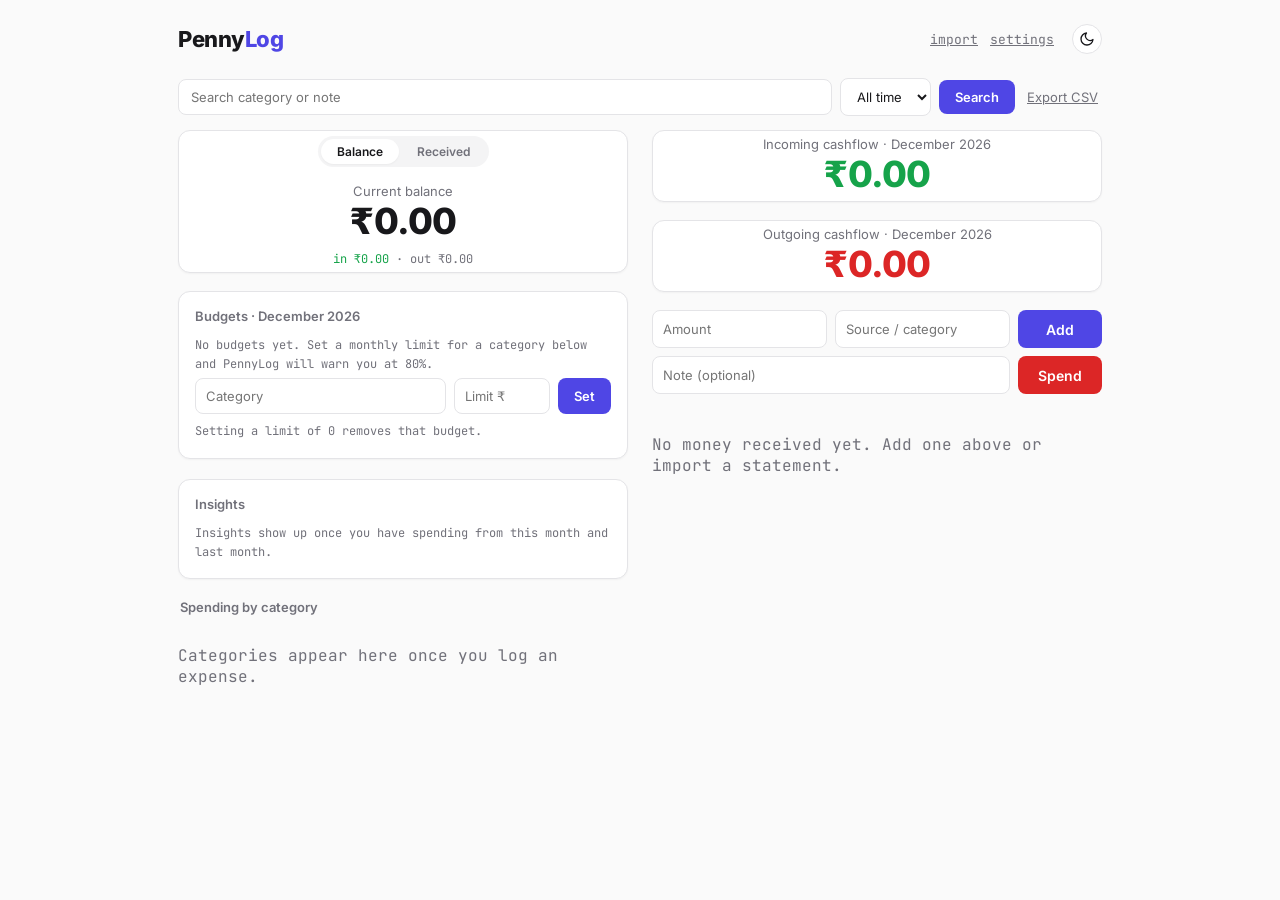
<file: index.html>
<!DOCTYPE html>
<html lang="en">
<head>
  <meta charset="UTF-8" />
  <meta name="viewport" content="width=device-width, initial-scale=1.0, viewport-fit=cover" />
  <meta http-equiv="Content-Security-Policy" content="default-src 'self'; script-src 'self'; style-src 'self' 'unsafe-inline'; img-src 'self' data: blob:; font-src 'self'; connect-src 'self'; object-src 'none'; base-uri 'self'" />
  <meta name="theme-color" content="#4f46e5" />
  <meta name="mobile-web-app-capable" content="yes" />
  <meta name="apple-mobile-web-app-capable" content="yes" />
  <title>PennyLog</title>
  <link rel="manifest" href="manifest.webmanifest" />
  <link rel="icon" href="icon-192.png" />
  <link rel="apple-touch-icon" href="icon-192.png" />
  <link rel="stylesheet" href="main.css" />
  <link rel="stylesheet" href="auth.css" />
  <link rel="stylesheet" href="index.css" />
  <link rel="stylesheet" href="app.css" />
  <script src="theme.js"></script>
</head>
<body>
  <div id="app"></div>
  <div id="toast" role="status" aria-live="polite"></div>
  <noscript><p style="padding:24px">PennyLog needs JavaScript to run.</p></noscript>
  <script src="read-excel-file.min.js"></script>
  <script type="module" src="app.js"></script>
</body>
</html>
</file>
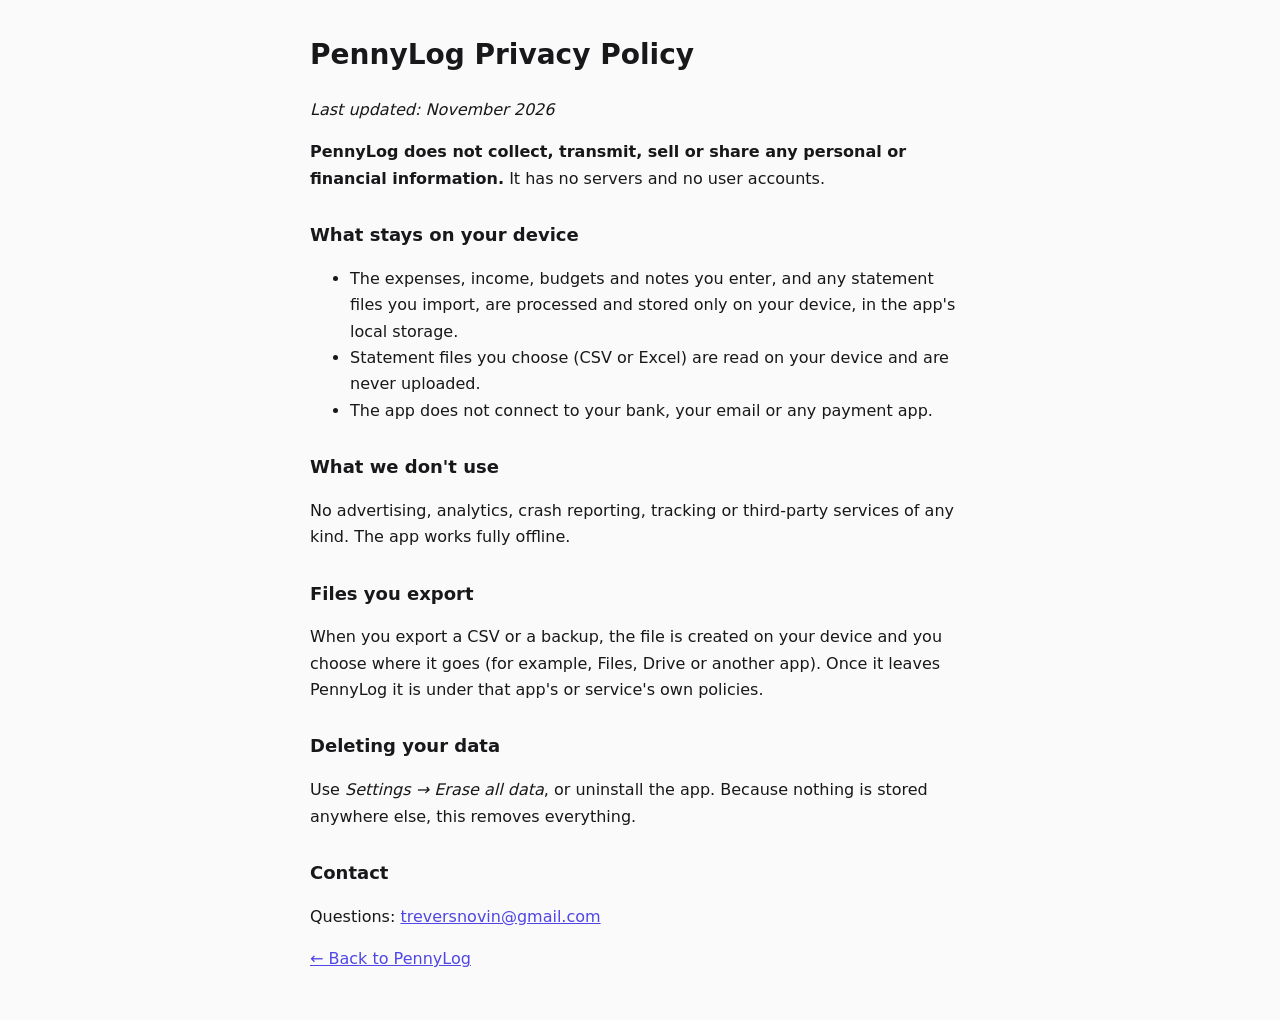
<file: privacy.html>
<!DOCTYPE html>
<html lang="en"><head><meta charset="UTF-8" />
<meta name="viewport" content="width=device-width, initial-scale=1.0" />
<title>PennyLog — Privacy Policy</title>
<link rel="icon" href="icon-192.png" />
<style>
  body{margin:0;background:#fafafa;color:#18181b;font:16px/1.65 system-ui,-apple-system,sans-serif;padding:32px 20px}
  main{max-width:660px;margin:0 auto} h1{font-size:28px;margin-top:0} h2{font-size:18px;margin-top:28px}
  a{color:#4f46e5} @media (prefers-color-scheme:dark){body{background:#0e0e11;color:#f4f4f5}a{color:#818cf8}}
</style></head><body><main>
<h1>PennyLog Privacy Policy</h1>
<p><em>Last updated: November 2026</em></p>
<p><strong>PennyLog does not collect, transmit, sell or share any personal or financial information.</strong>
It has no servers and no user accounts.</p>
<h2>What stays on your device</h2>
<ul>
  <li>The expenses, income, budgets and notes you enter, and any statement files you import, are processed and stored only on your device, in the app's local storage.</li>
  <li>Statement files you choose (CSV or Excel) are read on your device and are never uploaded.</li>
  <li>The app does not connect to your bank, your email or any payment app.</li>
</ul>
<h2>What we don't use</h2>
<p>No advertising, analytics, crash reporting, tracking or third-party services of any kind. The app works fully offline.</p>
<h2>Files you export</h2>
<p>When you export a CSV or a backup, the file is created on your device and you choose where it goes (for example, Files, Drive or another app). Once it leaves PennyLog it is under that app's or service's own policies.</p>
<h2>Deleting your data</h2>
<p>Use <em>Settings → Erase all data</em>, or uninstall the app. Because nothing is stored anywhere else, this removes everything.</p>
<h2>Contact</h2>
<p>Questions: <a href="mailto:treversnovin@gmail.com">treversnovin@gmail.com</a></p>
<p><a href="index.html">&larr; Back to PennyLog</a></p>
</main></body></html>
</file>
<file: main.css>
@font-face{font-family:'Inter';font-weight:400;font-style:normal;font-display:swap;src:url('inter-latin-400-normal.woff2') format('woff2');}
@font-face{font-family:'Inter';font-weight:500;font-style:normal;font-display:swap;src:url('inter-latin-500-normal.woff2') format('woff2');}
@font-face{font-family:'Inter';font-weight:600;font-style:normal;font-display:swap;src:url('inter-latin-600-normal.woff2') format('woff2');}
@font-face{font-family:'Inter';font-weight:700;font-style:normal;font-display:swap;src:url('inter-latin-700-normal.woff2') format('woff2');}
@font-face{font-family:'Inter';font-weight:800;font-style:normal;font-display:swap;src:url('inter-latin-800-normal.woff2') format('woff2');}
@font-face{font-family:'JetBrains Mono';font-weight:400;font-style:normal;font-display:swap;src:url('jetbrains-mono-latin-400-normal.woff2') format('woff2');}
@font-face{font-family:'JetBrains Mono';font-weight:500;font-style:normal;font-display:swap;src:url('jetbrains-mono-latin-500-normal.woff2') format('woff2');}
@font-face{font-family:'JetBrains Mono';font-weight:600;font-style:normal;font-display:swap;src:url('jetbrains-mono-latin-600-normal.woff2') format('woff2');}

:root {
  /* --- design tokens — see references/design-system.md --- */
  --bg: #fafafa;              /* page background */
  --surface: #ffffff;         /* card/panel background */
  --surface-raised: #f4f4f5;  /* inputs, hover states, anything "on top of" a surface */
  --border: #e4e4e7;          /* borders, dividers */
  --accent: #4f46e5;          /* primary accent — buttons, links, focus rings */
  --accent-hover: #4338ca;    /* accent's hover/pressed state */
  --danger: #dc2626;          /* errors, destructive actions */
  --success: #16a34a;         /* confirmations, positive status */
  --info: #2563eb;            /* secondary status color */
  --text: #18181b;            /* primary text */
  --text-muted: #71717a;      /* secondary/muted text */

  /* One font family for everything — weight does the work of telling
     headings from body text apart, instead of mixing font families. */
  --font-sans: 'Inter', system-ui, -apple-system, sans-serif;
  --font-mono: 'JetBrains Mono', 'SFMono-Regular', Consolas, monospace;

  --radius: 12px;
  --shadow-sm: 0 1px 2px rgba(0, 0, 0, 0.04);
  --shadow-md: 0 4px 20px rgba(0, 0, 0, 0.06);
}

/* Dark theme: same tokens, new values. Everything that uses var(--…) follows. */
:root[data-theme="dark"] {
  --bg: #0e0e11;
  --surface: #18181c;
  --surface-raised: #232329;
  --border: #2e2e36;
  --accent: #6366f1;
  --accent-hover: #818cf8;
  --danger: #f87171;
  --success: #4ade80;
  --info: #60a5fa;
  --text: #f4f4f5;
  --text-muted: #a1a1aa;
  --shadow-sm: 0 1px 2px rgba(0, 0, 0, 0.4);
  --shadow-md: 0 4px 20px rgba(0, 0, 0, 0.5);
  color-scheme: dark;
}

* { box-sizing: border-box; }

html, body {
  margin: 0;
  padding: 0;
  height: 100%;
  background: var(--bg);
  color: var(--text);
  font-family: var(--font-sans);
  -webkit-font-smoothing: antialiased;
}

button {
  font-family: var(--font-sans);
  cursor: pointer;
  border: none;
}

button:focus-visible,
a:focus-visible {
  outline: 2px solid var(--accent);
  outline-offset: 2px;
}

.mono { font-family: var(--font-mono); }

::selection { background: var(--accent); color: #ffffff; }
</file>
<file: auth.css>
.auth-screen {
  width: 100vw;
  height: 100vh;
  display: flex;
  align-items: center;
  justify-content: center;
  background: var(--bg);
}

.auth-card {
  width: 380px;
  max-width: 90vw;
  background: var(--surface);
  border: 1px solid var(--border);
  border-radius: 16px;
  padding: 40px 32px;
  text-align: center;
  box-shadow: var(--shadow-md);
}

.auth-card .brand {
  font-weight: 800;
  font-size: 28px;
  letter-spacing: -0.02em;
  color: var(--text);
  margin-bottom: 6px;
}
.auth-card .brand span { color: var(--accent); }

.auth-tagline {
  font-size: 14px;
  color: var(--text-muted);
  margin-bottom: 28px;
}

.auth-field {
  text-align: left;
  margin-bottom: 16px;
}
.auth-field label {
  display: block;
  font-size: 13px;
  font-weight: 500;
  color: var(--text-muted);
  margin-bottom: 6px;
}
.auth-field input {
  width: 100%;
  padding: 10px 14px;
  border-radius: 8px;
  border: 1px solid var(--border);
  background: var(--surface);
  color: var(--text);
  font-family: var(--font-sans);
  font-size: 14px;
  transition: border-color .15s ease, box-shadow .15s ease;
}
.auth-field input:focus {
  outline: none;
  border-color: var(--accent);
  box-shadow: 0 0 0 3px rgba(79, 70, 229, 0.12);
}

.auth-error {
  font-size: 13px;
  color: var(--danger);
  background: rgba(220, 38, 38, 0.06);
  border: 1px solid rgba(220, 38, 38, 0.2);
  border-radius: 8px;
  padding: 10px 12px;
  margin-bottom: 18px;
  text-align: left;
}

.auth-submit {
  display: block;
  width: 100%;
  font-weight: 600;
  font-size: 15px;
  color: #ffffff;
  background: var(--accent);
  padding: 11px 0;
  border-radius: 8px;
  text-decoration: none;
  text-align: center;
  cursor: pointer;
  transition: background .15s ease, transform .1s ease;
}
.auth-submit:hover { background: var(--accent-hover); }
.auth-submit:active { transform: scale(0.98); }

.auth-submit.secondary {
  color: var(--text);
  background: var(--surface);
  border: 1px solid var(--border);
}
.auth-submit.secondary:hover { background: var(--surface-raised); }

.auth-links {
  margin-top: 20px;
  font-size: 13px;
  color: var(--text-muted);
}
.auth-links a { color: var(--accent); text-decoration: none; font-weight: 500; }
.auth-links a:hover { text-decoration: underline; }

.auth-btn-row {
  display: flex;
  flex-direction: column;
  gap: 10px;
  margin-top: 4px;
}
</file>
<file: index.css>
.page {
  max-width: 480px;
  margin: 0 auto;
  padding: 24px 18px;
}

.topbar {
  display: flex;
  justify-content: space-between;
  align-items: center;
  margin-bottom: 24px;
}
.topbar .brand {
  font-weight: 800;
  font-size: 22px;
  letter-spacing: -0.02em;
}
.topbar .brand span { color: var(--accent); }

.theme-toggle {
  display: inline-flex;
  align-items: center;
  justify-content: center;
  width: 30px;
  height: 30px;
  margin-left: 6px;
  vertical-align: middle;
  border-radius: 50%;
  background: var(--surface);
  border: 1px solid var(--border);
  color: var(--text);
}
.theme-toggle:hover { background: var(--surface-raised); }
.theme-toggle .icon-sun { display: none; }
:root[data-theme="dark"] .theme-toggle .icon-sun { display: block; }
:root[data-theme="dark"] .theme-toggle .icon-moon { display: none; }

.total-card {
  background: var(--surface);
  border: 1px solid var(--border);
  border-radius: var(--radius);
  padding: 5px;
  text-align: center;
  margin-bottom: 18px;
  box-shadow: var(--shadow-sm);
}
.total-label {
  font-size: 13px;
  color: var(--text-muted);
  margin-bottom: 0px;
}
.total-amount {
  font-weight: 800;
  font-size: 36px;
  letter-spacing: -0.02em;
  color: var(--accent);
}

.add-form {
  display: flex;
  gap: 8px;
  margin-bottom: 20px;
}
.add-form input {
  flex: 1;
  padding: 10px 12px;
  border-radius: 8px;
  border: 1px solid var(--border);
  background: var(--surface);
  color: var(--text);
  font-family: var(--font-sans);
  font-size: 13px;
  min-width: 0;
}
.add-form input:focus {
  outline: none;
  border-color: var(--accent);
  box-shadow: 0 0 0 3px rgba(79, 70, 229, 0.12);
}
.add-form button {
  background: var(--accent);
  color: #ffffff;
  font-weight: 600;
  font-size: 14px;
  border-radius: 8px;
  padding: 0 18px;
  transition: background .15s ease;
}
.add-form button:hover { background: var(--accent-hover); }

.expense-row {
  display: flex;
  align-items: center;
  gap: 10px;
  background: var(--surface);
  border: 1px solid var(--border);
  border-radius: 10px;
  padding: 12px 14px;
  margin-bottom: 8px;
}
.expense-row { position: relative; cursor: pointer; }
.expense-row.is-selected { border-color: var(--accent); }

/* Delete button: a small badge on the row's top-right corner, only shown
   once the row is selected. */
.row-del { display: none; margin: 0; }
.expense-row.is-selected .row-del { display: block; }
.row-del button {
  position: absolute;
  top: -9px;
  right: -9px;
  width: 20px;
  height: 20px;
  padding: 0;
  border-radius: 50%;
  background: var(--danger);
  color: #ffffff;
  font-size: 14px;
  line-height: 1;
  box-shadow: var(--shadow-sm);
}
.row-del button:hover { filter: brightness(0.9); }
.expense-category { font-weight: 600; }
.expense-note { flex: 1; min-width: 0; overflow-wrap: anywhere; color: var(--text-muted); font-size: 12px; }
.expense-amount { font-family: var(--font-mono); color: var(--text); }

.back-link {
  display: inline-block;
  font-size: 13px;
  color: var(--text-muted);
  text-decoration: none;
  margin-bottom: 16px;
}
.back-link:hover { color: var(--text); }

.import-result {
  font-size: 13px;
  color: var(--success);
  background: rgba(22, 163, 74, 0.06);
  border: 1px solid rgba(22, 163, 74, 0.2);
  border-radius: 8px;
  padding: 10px 12px;
  margin-bottom: 16px;
}

.import-form {
  display: flex;
  gap: 8px;
  align-items: center;
}
.import-form input[type="file"] {
  flex: 1;
  font-family: var(--font-sans);
  font-size: 13px;
  color: var(--text-muted);
}
.import-form button {
  background: var(--accent);
  color: #ffffff;
  font-weight: 600;
  font-size: 14px;
  border-radius: 8px;
  padding: 9px 18px;
  transition: background .15s ease;
}
.import-form button:hover { background: var(--accent-hover); }


/* =====================================================================
   Dashboard layout (index page only)
   Column 1 is the original 480px page, untouched; the new features sit to
   its right. --wide is a modifier so import/connect pages, which share
   this stylesheet, keep their narrow 480px width.
   ===================================================================== */
.page--wide { max-width: 960px; }

.dashboard {
  display: grid;
  grid-template-columns: minmax(0, 1fr) minmax(0, 1fr);
  gap: 24px;
  align-items: start;
}
.col { min-width: 0; }

@media (max-width: 720px) {
  .dashboard { grid-template-columns: minmax(0, 1fr); gap: 0; }
  .page--wide { max-width: 480px; }
}

/* ---- semantic number colours (success/danger are for status, per the design system) ---- */
.is-income { color: var(--success); }
.is-negative { color: var(--danger); }
.is-ink { color: var(--text); }
.is-in { color: var(--success); }

.flow-sub {
  margin-top: 8px;
  font-size: 12px;
  color: var(--text-muted);
}
.flow-sub .is-in { color: var(--success); }

/* ---- Balance | Received segmented control (radio-driven, no JS) ---- */
.summary-card > input[type="radio"] {
  position: absolute;
  opacity: 0;
  pointer-events: none;
}
.summary-card { position: relative; }
.seg {
  display: inline-flex;
  gap: 2px;
  padding: 3px;
  margin-bottom: 16px;
  background: var(--surface-raised);
  border-radius: 999px;
}
.seg label {
  font-size: 12px;
  font-weight: 600;
  color: var(--text-muted);
  padding: 5px 16px;
  border-radius: 999px;
  cursor: pointer;
  user-select: none;
  transition: background .15s ease, color .15s ease;
}
.seg label:hover { color: var(--text); }
#view-balance:checked ~ .seg label[for="view-balance"],
#view-received:checked ~ .seg label[for="view-received"] {
  background: var(--surface);
  color: var(--text);
  box-shadow: var(--shadow-sm);
}
#view-balance:focus-visible ~ .seg label[for="view-balance"],
#view-received:focus-visible ~ .seg label[for="view-received"] {
  outline: 2px solid var(--accent);
  outline-offset: 2px;
}
#view-balance:checked ~ .view-received,
#view-received:checked ~ .view-balance { display: none; }

/* ---- section labels ---- */
.section-label {
  font-size: 13px;
  font-weight: 600;
  color: var(--text-muted);
  margin: 0 2px 10px;
}

/* ---- category tabs: native <details>, so keyboard + screen-reader support is free ---- */
.cat-tab {
  background: var(--surface);
  border: 1px solid var(--border);
  border-radius: 10px;
  margin-bottom: 8px;
}
.cat-tab > summary {
  display: flex;
  flex-wrap: wrap;
  align-items: center;
  gap: 6px 10px;
  padding: 12px 14px;
  border-radius: 10px;
  cursor: pointer;
  list-style: none;
}
.cat-tab > summary::-webkit-details-marker { display: none; }
.cat-tab > summary:hover { background: var(--surface-raised); }
.cat-tab > summary:focus-visible { outline: 2px solid var(--accent); outline-offset: 2px; }

.cat-chev {
  flex: none;
  width: 7px;
  height: 7px;
  margin-right: 2px;
  border-right: 2px solid var(--text-muted);
  border-bottom: 2px solid var(--text-muted);
  transform: rotate(-45deg);
  transition: transform .15s ease;
}
.cat-tab[open] .cat-chev { transform: rotate(45deg); }

.cat-name { font-weight: 600; }
.cat-count {
  font-size: 11px;
  color: var(--text-muted);
  background: var(--surface-raised);
  border-radius: 999px;
  padding: 2px 8px;
}
.cat-total { margin-left: auto; color: var(--text); }

.cat-share {
  flex: 0 0 100%;
  height: 3px;
  background: var(--surface-raised);
  border-radius: 2px;
  overflow: hidden;
}
.cat-share > span {
  display: block;
  height: 100%;
  background: var(--accent);
  border-radius: 2px;
}

/* Opened tab: the rows inside are the ordinary .expense-row, as in column 1 */
.cat-body { padding: 2px 10px 2px; }
.cat-body .expense-row { background: var(--bg); }

/* ---- incoming column ---- */
/* Amount | Source on row 1, Note on row 2, and two stacked buttons on the
   right: Add (money received) above Spend (expense). */
.add-form--wrap {
  display: grid;
  grid-template-columns: minmax(0, 1fr) minmax(0, 1fr) 84px;
}
.add-form--wrap input.grow { grid-column: 1 / 3; }
.add-form--wrap input { padding-left: 10px; padding-right: 10px; }
.add-form--wrap button.add-btn,
.add-form--wrap button.spend-btn {
  grid-column: 3;
  padding: 0;
  font-size: 14px;
  font-weight: 600;
  border-radius: 8px;
  color: #ffffff;
  transition: filter .15s ease, background .15s ease;
}
.add-form--wrap button.add-btn   { grid-row: 1; background: var(--accent); }
.add-form--wrap button.spend-btn { grid-row: 2; background: var(--danger); }
.add-form--wrap button.add-btn:hover   { background: var(--accent-hover); }
.add-form--wrap button.spend-btn:hover { filter: brightness(0.9); }

.month-head {
  display: flex;
  justify-content: space-between;
  font-size: 12px;
  color: var(--text-muted);
  margin: 18px 2px 8px;
}
.col--incoming .expense-list > .month-head:first-child { margin-top: 0; }
.expense-amount.is-in { color: var(--success); }


/* =====================================================================
   Edit button on a selected row (sits left of the delete x)
   ===================================================================== */
.row-edit {
  display: none;
  position: absolute;
  top: -9px;
  right: 16px;
  width: 20px;
  height: 20px;
  border-radius: 50%;
  background: var(--accent);
  color: #ffffff;
  align-items: center;
  justify-content: center;
  box-shadow: var(--shadow-sm);
}
.expense-row.is-selected .row-edit { display: flex; }
.row-edit:hover { background: var(--accent-hover); }

/* =====================================================================
   Search / month filter bar
   ===================================================================== */
.filter-bar {
  display: flex;
  flex-wrap: wrap;
  align-items: center;
  gap: 8px;
  margin-bottom: 14px;
}
.filter-bar input[type="search"],
.filter-bar select {
  padding: 9px 12px;
  border-radius: 8px;
  border: 1px solid var(--border);
  background: var(--surface);
  color: var(--text);
  font-family: var(--font-sans);
  font-size: 13px;
  min-width: 0;
}
.filter-bar input[type="search"] { flex: 1 1 200px; }
.filter-bar input:focus,
.filter-bar select:focus {
  outline: none;
  border-color: var(--accent);
  box-shadow: 0 0 0 3px rgba(79, 70, 229, 0.12);
}
.filter-bar button {
  background: var(--accent);
  color: #ffffff;
  font-weight: 600;
  font-size: 13px;
  border-radius: 8px;
  padding: 9px 16px;
}
.filter-bar button:hover { background: var(--accent-hover); }
.filter-link {
  font-size: 13px;
  color: var(--text-muted);
  text-decoration: underline;
  padding: 0 4px;
}
.filter-link:hover { color: var(--text); }
.filter-export { margin-left: auto; }
.filter-note {
  font-size: 12px;
  color: var(--text-muted);
  margin: -4px 2px 14px;
}

/* =====================================================================
   Budget alerts (full-width banner above the dashboard)
   ===================================================================== */
:root { --warn: #b45309; --warn-bg: rgba(217, 119, 6, 0.10); --warn-border: rgba(217, 119, 6, 0.35); }
:root[data-theme="dark"] { --warn: #fbbf24; --warn-bg: rgba(251, 191, 36, 0.10); --warn-border: rgba(251, 191, 36, 0.35); }

.alert-stack { display: grid; gap: 8px; margin-bottom: 14px; }
.alert {
  font-size: 13px;
  line-height: 1.5;
  border-radius: 10px;
  padding: 10px 14px;
  border: 1px solid var(--warn-border);
  background: var(--warn-bg);
  color: var(--warn);
}
.alert--over {
  border-color: rgba(220, 38, 38, 0.35);
  background: rgba(220, 38, 38, 0.08);
  color: var(--danger);
}

/* =====================================================================
   Info cards: Budgets + Insights (left-aligned, unlike the big number cards)
   ===================================================================== */
.info-card {
  background: var(--surface);
  border: 1px solid var(--border);
  border-radius: var(--radius);
  padding: 16px;
  margin-bottom: 20px;
  box-shadow: var(--shadow-sm);
}
.info-title {
  font-size: 13px;
  font-weight: 600;
  color: var(--text-muted);
  margin-bottom: 12px;
}
.info-empty, .info-hint {
  font-size: 12px;
  line-height: 1.6;
  color: var(--text-muted);
}
.info-hint { margin-top: 8px; }

.budget-row { margin-bottom: 14px; }
.budget-head {
  display: flex;
  justify-content: space-between;
  gap: 10px;
  font-size: 13px;
  margin-bottom: 6px;
}
.budget-name { font-weight: 600; }
.budget-amts { font-size: 12px; color: var(--text-muted); }
.budget-bar {
  height: 6px;
  background: var(--surface-raised);
  border-radius: 3px;
  overflow: hidden;
}
.budget-bar > span {
  display: block;
  height: 100%;
  background: var(--success);
  border-radius: 3px;
}
.budget--warn .budget-bar > span { background: var(--warn); }
.budget--over .budget-bar > span { background: var(--danger); }
.budget-sub { font-size: 11px; color: var(--text-muted); margin-top: 5px; }
.budget--warn .budget-sub { color: var(--warn); }
.budget--over .budget-sub { color: var(--danger); }

.budget-form {
  display: grid;
  grid-template-columns: minmax(0, 1fr) 96px auto;
  gap: 8px;
  margin-top: 4px;
}
.budget-form input {
  padding: 9px 10px;
  border-radius: 8px;
  border: 1px solid var(--border);
  background: var(--surface);
  color: var(--text);
  font-family: var(--font-sans);
  font-size: 13px;
  min-width: 0;
}
.budget-form input:focus {
  outline: none;
  border-color: var(--accent);
  box-shadow: 0 0 0 3px rgba(79, 70, 229, 0.12);
}
.budget-form button {
  background: var(--accent);
  color: #ffffff;
  font-weight: 600;
  font-size: 13px;
  border-radius: 8px;
  padding: 0 16px;
}
.budget-form button:hover { background: var(--accent-hover); }

.insight {
  display: flex;
  gap: 10px;
  font-size: 13px;
  line-height: 1.55;
  padding: 8px 0;
  border-top: 1px solid var(--border);
}
.insight:first-of-type { border-top: none; padding-top: 0; }
.insight-mark { flex: none; width: 14px; text-align: center; color: var(--text-muted); font-size: 11px; line-height: 1.9; }
.insight--up .insight-mark { color: var(--danger); }       /* spending going up = red */
.insight--down .insight-mark { color: var(--success); }    /* going down = green */
.insight--recurring .insight-mark { color: var(--accent); font-size: 14px; line-height: 1.5; }

/* Edit page's <select> matches the text inputs next to it */
.edit-select {
  width: 100%;
  padding: 10px 14px;
  border-radius: 8px;
  border: 1px solid var(--border);
  background: var(--surface);
  color: var(--text);
  font-family: var(--font-sans);
  font-size: 14px;
}
.edit-select:focus { outline: none; border-color: var(--accent); box-shadow: 0 0 0 3px rgba(79, 70, 229, 0.12); }

@media (max-width: 720px) {
  .filter-export { margin-left: 0; }
}
</file>
<file: app.css>
/* App-shell additions on top of the original PennyLog stylesheets. */

:root {
  --safe-t: max(env(safe-area-inset-top, 0px), var(--safe-area-inset-top, 0px));
  --safe-r: max(env(safe-area-inset-right, 0px), var(--safe-area-inset-right, 0px));
  --safe-b: max(env(safe-area-inset-bottom, 0px), var(--safe-area-inset-bottom, 0px));
  --safe-l: max(env(safe-area-inset-left, 0px), var(--safe-area-inset-left, 0px));
}

html { -webkit-text-size-adjust: 100%; }
body { overscroll-behavior-y: none; -webkit-tap-highlight-color: transparent; }

/* keep content clear of the status bar / notch / gesture bar */
.page {
  padding-top: calc(24px + var(--safe-t));
  padding-right: calc(18px + var(--safe-r));
  padding-bottom: calc(40px + var(--safe-b));
  padding-left: calc(18px + var(--safe-l));
}

.topbar { gap: 12px; }
.topbar .brand { text-decoration: none; color: var(--text); }
.topnav { display: flex; align-items: center; gap: 12px; flex-wrap: wrap; justify-content: flex-end; font-size: 13px; }
.topnav a { color: var(--text-muted); }

/* original template used inline styles for these */
.panel-card { text-align: left; padding: 24px; }
.lead { color: var(--text-muted); font-size: 13px; line-height: 1.6; margin: 0 0 18px; }
.empty { color: var(--text-muted); padding: 20px 0; }
.import-result a { color: inherit; font-weight: 600; }

/* <button> versions of what used to be links in the filter bar */
.filter-bar button.filter-link { background: none; color: var(--text-muted); font-weight: 400; padding: 0 4px; text-decoration: underline; }
.filter-bar button.filter-link:hover { background: none; color: var(--text); }
.filter-bar .filter-export { margin-left: auto; }

.settings-list { display: grid; gap: 10px; }
.settings-list .auth-submit { border: 0; font-family: var(--font-sans); }
.settings-list .auth-submit.secondary { border: 1px solid var(--border); }
.auth-submit.danger { background: transparent; color: var(--danger); border: 1px solid var(--danger) !important; }
.auth-submit.danger:hover { background: rgba(220, 38, 38, 0.08); }
.file-btn { cursor: pointer; }

.import-form { flex-wrap: wrap; }
.import-form button:disabled { opacity: .6; }

.cat-share > span { display: block; }

#toast {
  position: fixed; left: 50%; bottom: calc(24px + var(--safe-b)); transform: translate(-50%, 20px);
  max-width: min(90vw, 420px); padding: 11px 16px; border-radius: 10px; font-size: 13px;
  background: var(--text); color: var(--bg); box-shadow: var(--shadow-md);
  opacity: 0; pointer-events: none; transition: opacity .2s ease, transform .2s ease; z-index: 50;
}
#toast.show { opacity: 1; transform: translate(-50%, 0); }

/* phones: bigger touch targets, and 16px inputs so iOS doesn't zoom the page on focus */
@media (pointer: coarse) {
  input, select, textarea { font-size: 16px !important; }
  .add-form input, .budget-form input, .filter-bar input, .filter-bar select, .auth-field input { padding-top: 12px; padding-bottom: 12px; }
  .filter-bar button, .budget-form button { min-height: 44px; }
  .add-form--wrap { grid-template-columns: minmax(0, 1fr) minmax(0, 1fr) 92px; }
  .add-form--wrap button.add-btn, .add-form--wrap button.spend-btn { min-height: 46px; }
  .theme-toggle { width: 38px; height: 38px; }
  .row-del button { width: 30px; height: 30px; font-size: 20px; top: -13px; right: -10px; }
  .row-edit { width: 30px; height: 30px; top: -13px; right: 26px; }
  .row-edit svg { width: 15px; height: 15px; }
  .expense-row { padding: 14px; }
}

@media (max-width: 720px) {
  .page--wide { max-width: 520px; }
}

/* Rows: category and amount on the first line, note underneath (a long note used to be squeezed into a
   one-letter-wide column on phones). */
.expense-row { display: grid; grid-template-columns: minmax(0, 1fr) auto; gap: 4px 12px; align-items: center; }
.expense-category { grid-column: 1; grid-row: 1; overflow-wrap: anywhere; }
.expense-amount { grid-column: 2; grid-row: 1; white-space: nowrap; }
.expense-note { grid-column: 1 / -1; grid-row: 2; }
.expense-note:empty { display: none; }
.topnav { flex-wrap: nowrap; }
</file>
